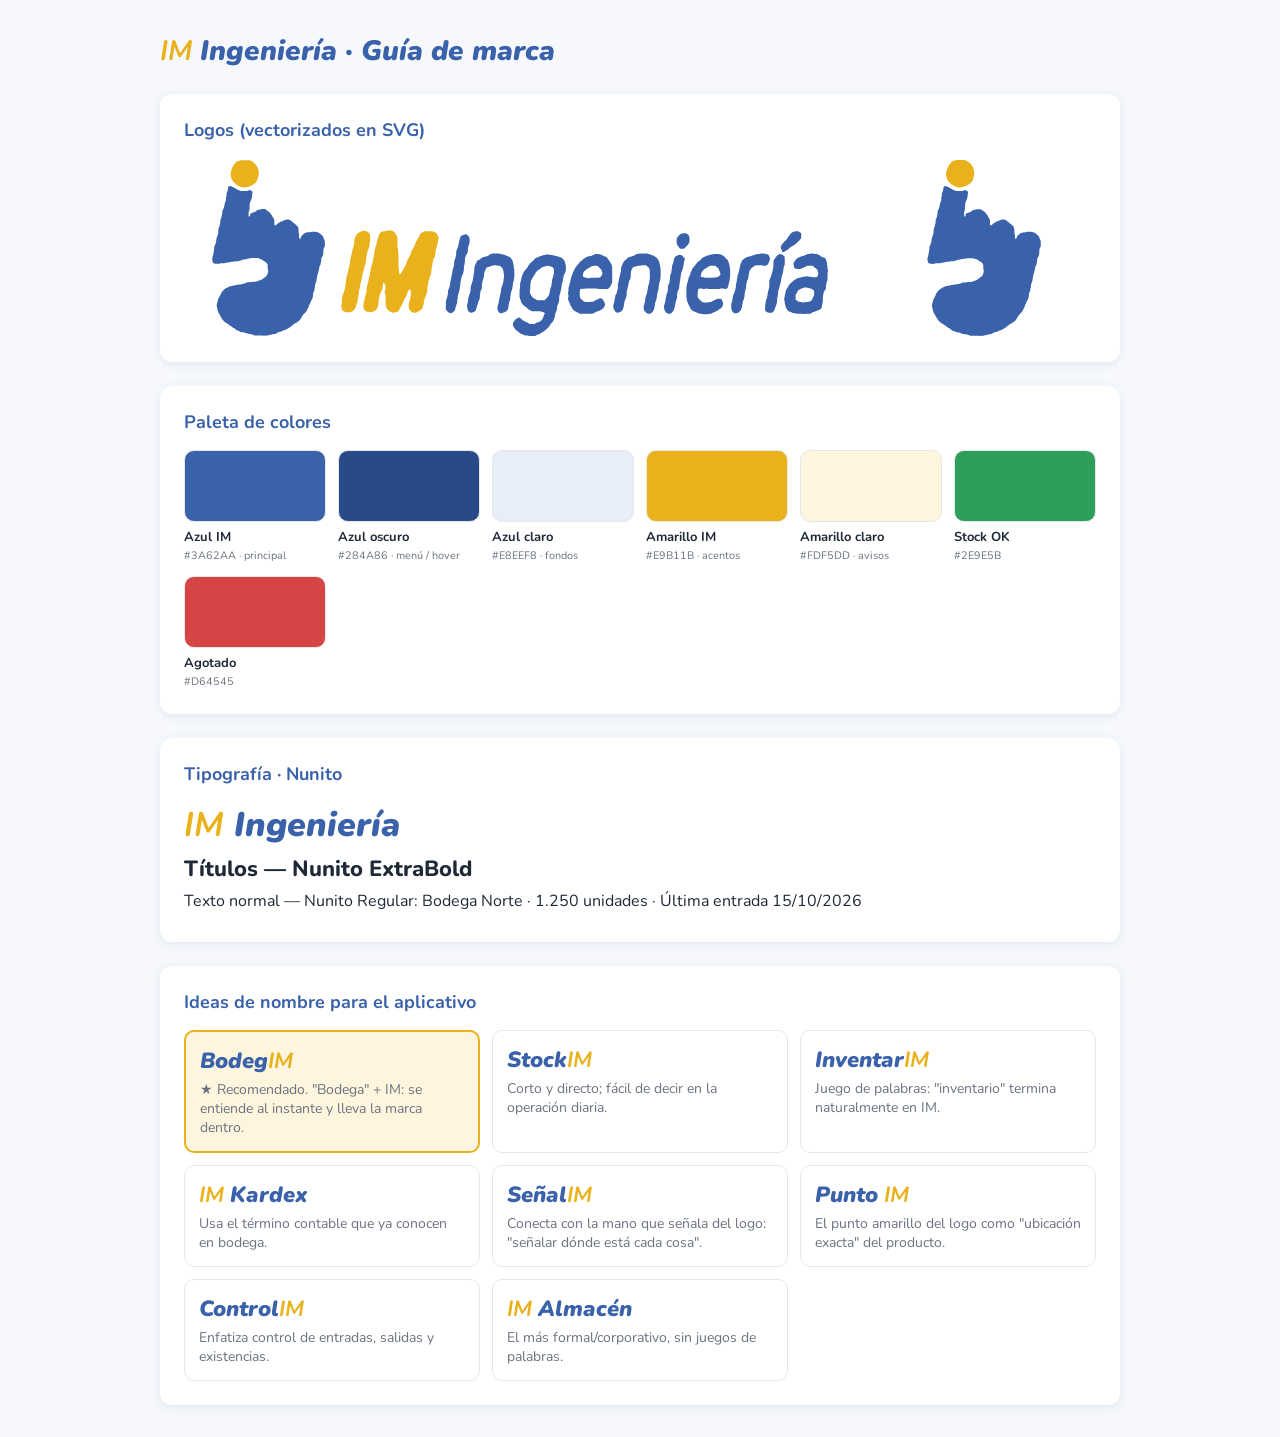
<file: marca/guia-marca.html>
<!doctype html>
<html lang="es">
<head>
<meta charset="utf-8">
<meta name="viewport" content="width=device-width, initial-scale=1">
<title>Guía de Marca IM</title>
<link rel="stylesheet" href="marca.css">
<style>
  body { margin: 0; padding: 32px 16px; }
  main { max-width: 960px; margin: 0 auto; display: grid; gap: 24px; }
  h1 { margin: 0; font-size: 28px; }
  h2 { margin: 0 0 16px; font-size: 18px; color: var(--im-azul); }
  .card { background: var(--superficie); border-radius: var(--radio); box-shadow: var(--sombra); padding: 24px; }
  .logos { display: grid; grid-template-columns: 3fr 1fr; gap: 16px; align-items: center; }
  .logos img { width: 100%; max-height: 180px; object-fit: contain; }
  .oscuro { background: var(--im-azul-oscuro); border-radius: var(--radio); padding: 16px; }
  .colores { display: grid; grid-template-columns: repeat(auto-fill, minmax(140px, 1fr)); gap: 12px; }
  .color div { height: 70px; border-radius: 10px; border: 1px solid var(--borde); }
  .color p { margin: 6px 0 0; font-size: 13px; } .color small { color: var(--texto-suave); }
  .tipos p { margin: 6px 0; }
  .nombres { display: grid; grid-template-columns: repeat(auto-fill, minmax(260px, 1fr)); gap: 12px; }
  .nombre { border: 1px solid var(--borde); border-radius: 10px; padding: 14px; }
  .nombre.top { border: 2px solid var(--im-amarillo); background: var(--im-amarillo-claro); }
  .nombre h3 { margin: 0 0 4px; font-style: italic; font-weight: 900; font-size: 22px; color: var(--im-azul); }
  .nombre h3 b { color: var(--im-amarillo); }
  .nombre p { margin: 0; font-size: 14px; color: var(--texto-suave); }
  @media (max-width: 600px) { .logos { grid-template-columns: 1fr; } }
</style>
</head>
<body>
<main>
  <h1 class="titulo-marca"><b>IM</b> Ingeniería · Guía de marca</h1>

  <section class="card">
    <h2>Logos (vectorizados en SVG)</h2>
    <div class="logos">
      <img src="logo-im-ingenieria.svg" alt="Logo IM Ingeniería">
      <img src="isotipo-im.svg" alt="Isotipo IM">
    </div>
  </section>

  <section class="card">
    <h2>Paleta de colores</h2>
    <div class="colores">
      <div class="color"><div style="background:var(--im-azul)"></div><p><b>Azul IM</b><br><small>#3A62AA · principal</small></p></div>
      <div class="color"><div style="background:var(--im-azul-oscuro)"></div><p><b>Azul oscuro</b><br><small>#284A86 · menú / hover</small></p></div>
      <div class="color"><div style="background:var(--im-azul-claro)"></div><p><b>Azul claro</b><br><small>#E8EEF8 · fondos</small></p></div>
      <div class="color"><div style="background:var(--im-amarillo)"></div><p><b>Amarillo IM</b><br><small>#E9B11B · acentos</small></p></div>
      <div class="color"><div style="background:var(--im-amarillo-claro)"></div><p><b>Amarillo claro</b><br><small>#FDF5DD · avisos</small></p></div>
      <div class="color"><div style="background:var(--ok)"></div><p><b>Stock OK</b><br><small>#2E9E5B</small></p></div>
      <div class="color"><div style="background:var(--peligro)"></div><p><b>Agotado</b><br><small>#D64545</small></p></div>
    </div>
  </section>

  <section class="card tipos">
    <h2>Tipografía · Nunito</h2>
    <p class="titulo-marca" style="font-size:34px"><b>IM</b> Ingeniería</p>
    <p style="font-weight:800;font-size:22px">Títulos — Nunito ExtraBold</p>
    <p style="font-size:16px">Texto normal — Nunito Regular: Bodega Norte · 1.250 unidades · Última entrada 15/10/2026</p>
  </section>

  <section class="card">
    <h2>Ideas de nombre para el aplicativo</h2>
    <div class="nombres">
      <div class="nombre top"><h3>Bodeg<b>IM</b></h3><p>★ Recomendado. "Bodega" + IM: se entiende al instante y lleva la marca dentro.</p></div>
      <div class="nombre"><h3>Stock<b>IM</b></h3><p>Corto y directo; fácil de decir en la operación diaria.</p></div>
      <div class="nombre"><h3>Inventar<b>IM</b></h3><p>Juego de palabras: "inventario" termina naturalmente en IM.</p></div>
      <div class="nombre"><h3><b>IM</b> Kardex</h3><p>Usa el término contable que ya conocen en bodega.</p></div>
      <div class="nombre"><h3>Señal<b>IM</b></h3><p>Conecta con la mano que señala del logo: "señalar dónde está cada cosa".</p></div>
      <div class="nombre"><h3>Punto <b>IM</b></h3><p>El punto amarillo del logo como "ubicación exacta" del producto.</p></div>
      <div class="nombre"><h3>Control<b>IM</b></h3><p>Enfatiza control de entradas, salidas y existencias.</p></div>
      <div class="nombre"><h3><b>IM</b> Almacén</h3><p>El más formal/corporativo, sin juegos de palabras.</p></div>
    </div>
  </section>
</main>
</body>
</html>
</file>
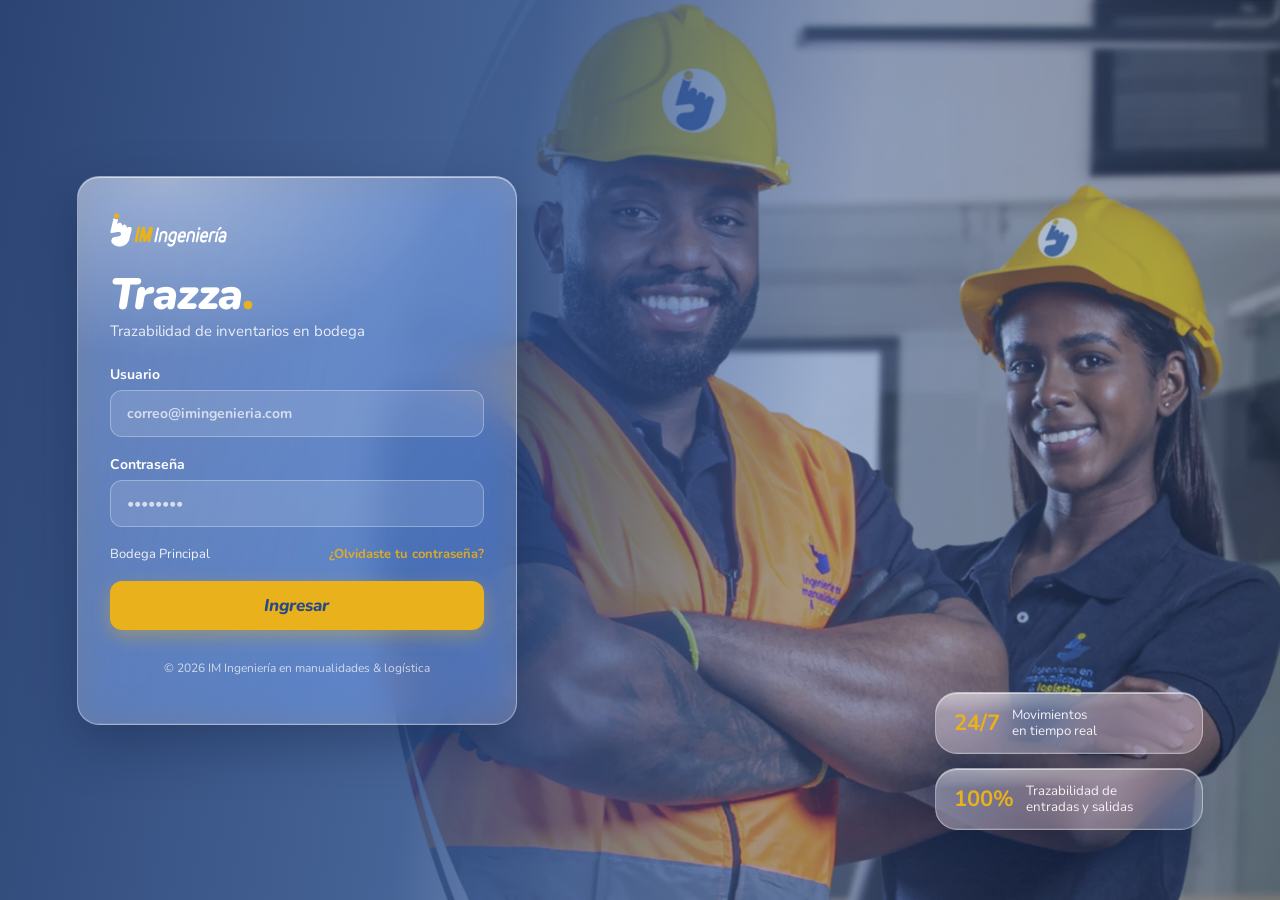
<file: marca/login-muestra.html>
<!doctype html>
<html lang="es">
<head>
<meta charset="utf-8">
<meta name="viewport" content="width=device-width, initial-scale=1">
<title>Trazza · Ingreso</title>
<link rel="stylesheet" href="marca.css">
<style>
  body { margin: 0; }
  .login-fondo { display: grid; grid-template-columns: minmax(320px, 440px) 1fr; align-items: center; gap: 40px; padding: 40px 6vw; box-sizing: border-box; }
  .tarjeta { padding: 36px 32px; display: grid; gap: 18px; }
  .tarjeta > * { position: relative; }
  .logo-im { height: 34px; }
  .marca-app { margin: 8px 0 0; font-size: 44px; font-weight: 900; font-style: italic; letter-spacing: -.5px; line-height: 1; }
  .marca-app span { color: var(--im-amarillo); }
  .lema { margin: 4px 0 6px; opacity: .85; font-size: 15px; }
  label { display: grid; gap: 6px; font-size: 14px; font-weight: 700; }
  .fila { display: flex; justify-content: space-between; font-size: 13px; opacity: .9; }
  .fila a { color: var(--im-amarillo); text-decoration: none; font-weight: 700; }
  .chips { display: grid; gap: 14px; justify-self: end; align-self: end; margin-bottom: 30px; }
  .chip { padding: 14px 18px; display: flex; align-items: center; gap: 12px; min-width: 230px; }
  .chip b { font-size: 22px; color: var(--im-amarillo); position: relative; }
  .chip small { position: relative; opacity: .9; line-height: 1.2; }
  .pie { font-size: 12px; opacity: .7; text-align: center; }
  @media (max-width: 800px) {
    .login-fondo { grid-template-columns: 1fr; padding: 24px 16px; }
    .chips { display: none; }
  }
</style>
</head>
<body>
<div class="login-fondo">
  <form class="vidrio tarjeta" onsubmit="return false">
    <img class="logo-im" src="logo-im-ingenieria-blanco.svg" alt="IM Ingeniería">
    <div>
      <h1 class="marca-app">Trazza<span>.</span></h1>
      <p class="lema">Trazabilidad de inventarios en bodega</p>
    </div>
    <label>Usuario<input class="vidrio-input" placeholder="correo@imingenieria.com"></label>
    <label>Contraseña<input class="vidrio-input" type="password" placeholder="••••••••"></label>
    <div class="fila"><span>Bodega Principal</span><a href="#">¿Olvidaste tu contraseña?</a></div>
    <button class="btn-amarillo">Ingresar</button>
    <p class="pie">© 2026 IM Ingeniería en manualidades & logística</p>
  </form>

  <div class="chips">
    <div class="vidrio chip"><b>24/7</b><small>Movimientos<br>en tiempo real</small></div>
    <div class="vidrio chip"><b>100%</b><small>Trazabilidad de<br>entradas y salidas</small></div>
  </div>
</div>
</body>
</html>
</file>
<file: marca/marca.css>
/* ==========================================================
   MARCA IM INGENIERÍA — parámetros globales del aplicativo
   Cambia aquí colores / tipografía y se actualiza todo.
   ========================================================== */
@import url("https://fonts.googleapis.com/css2?family=Nunito:ital,wght@0,400;0,600;0,700;0,800;1,400;1,600;1,800;1,900&display=swap");

:root {
  /* Colores corporativos (extraídos del logo) */
  --im-azul:        #3A62AA;
  --im-azul-oscuro: #284A86;
  --im-azul-claro:  #E8EEF8;
  --im-amarillo:        #E9B11B;
  --im-amarillo-oscuro: #C8940A;
  --im-amarillo-claro:  #FDF5DD;

  /* Neutros */
  --texto:       #1F2937;
  --texto-suave: #6B7280;
  --borde:       #E5E7EB;
  --fondo:       #F6F8FC;
  --superficie:  #FFFFFF;

  /* Estados (inventario) */
  --ok:      #2E9E5B;  /* stock suficiente */
  --alerta:  #E9B11B;  /* stock bajo  (= amarillo marca) */
  --peligro: #D64545;  /* agotado */

  /* Tipografía: Nunito = la más parecida a la del logo (redondeada, itálica) */
  --fuente: "Nunito", system-ui, sans-serif;
  --radio: 12px;
  --sombra: 0 2px 10px rgba(40, 74, 134, .10);

  /* Logos */
  --logo-completo: url("logo-im-ingenieria.svg");
  --logo-isotipo:  url("isotipo-im.svg");
}

body { font-family: var(--fuente); color: var(--texto); background: var(--fondo); }
.titulo-marca { font-style: italic; font-weight: 900; color: var(--im-azul); }
.titulo-marca b { color: var(--im-amarillo); }

/* ==========================================================
   LOGIN IM — fondo fotográfico opaco + cajas "liquid glass"
   (estándar para todos los login de la empresa)
   ========================================================== */
:root {
  --login-foto: url("fondo-login.webp");
  --login-velo: linear-gradient(100deg, rgba(30, 56, 106, .94) 0%, rgba(40, 74, 134, .86) 38%, rgba(58, 98, 170, .45) 62%, rgba(40, 74, 134, .30) 100%);
  --vidrio-fondo: rgba(255, 255, 255, .14);
  --vidrio-borde: rgba(255, 255, 255, .35);
  --vidrio-blur: 18px;
}

.login-fondo {
  min-height: 100vh;
  background: var(--login-velo), var(--login-foto) right center / cover no-repeat, var(--im-azul-oscuro);
}

.vidrio {
  position: relative;
  background: linear-gradient(135deg, rgba(255,255,255,.22), rgba(255,255,255,.06)), var(--vidrio-fondo);
  border: 1px solid var(--vidrio-borde);
  border-radius: 22px;
  backdrop-filter: blur(var(--vidrio-blur)) saturate(170%);
  -webkit-backdrop-filter: blur(var(--vidrio-blur)) saturate(170%);
  box-shadow:
    0 20px 50px rgba(10, 25, 60, .35),
    inset 0 1px 0 rgba(255, 255, 255, .55),
    inset 0 -1px 0 rgba(255, 255, 255, .10);
  color: #fff;
}
/* brillo especular superior del vidrio */
.vidrio::before {
  content: ""; position: absolute; inset: 0; border-radius: inherit; pointer-events: none;
  background: radial-gradient(120% 60% at 20% 0%, rgba(255,255,255,.35), transparent 55%);
}
.vidrio-input {
  width: 100%; box-sizing: border-box; padding: 13px 16px;
  font: inherit; color: #fff;
  background: rgba(255, 255, 255, .12);
  border: 1px solid rgba(255, 255, 255, .30); border-radius: 12px; outline: none;
  transition: border-color .2s, background .2s;
}
.vidrio-input::placeholder { color: rgba(255, 255, 255, .70); }
.vidrio-input:focus { border-color: var(--im-amarillo); background: rgba(255, 255, 255, .20); }
.btn-amarillo {
  width: 100%; padding: 13px; border: 0; border-radius: 12px; cursor: pointer;
  font: inherit; font-weight: 800; font-style: italic; font-size: 17px;
  color: var(--im-azul-oscuro); background: var(--im-amarillo);
  box-shadow: 0 6px 18px rgba(233, 177, 27, .40);
  transition: transform .15s, background .2s;
}
.btn-amarillo:hover { background: #F2BF33; transform: translateY(-1px); }
</file>
